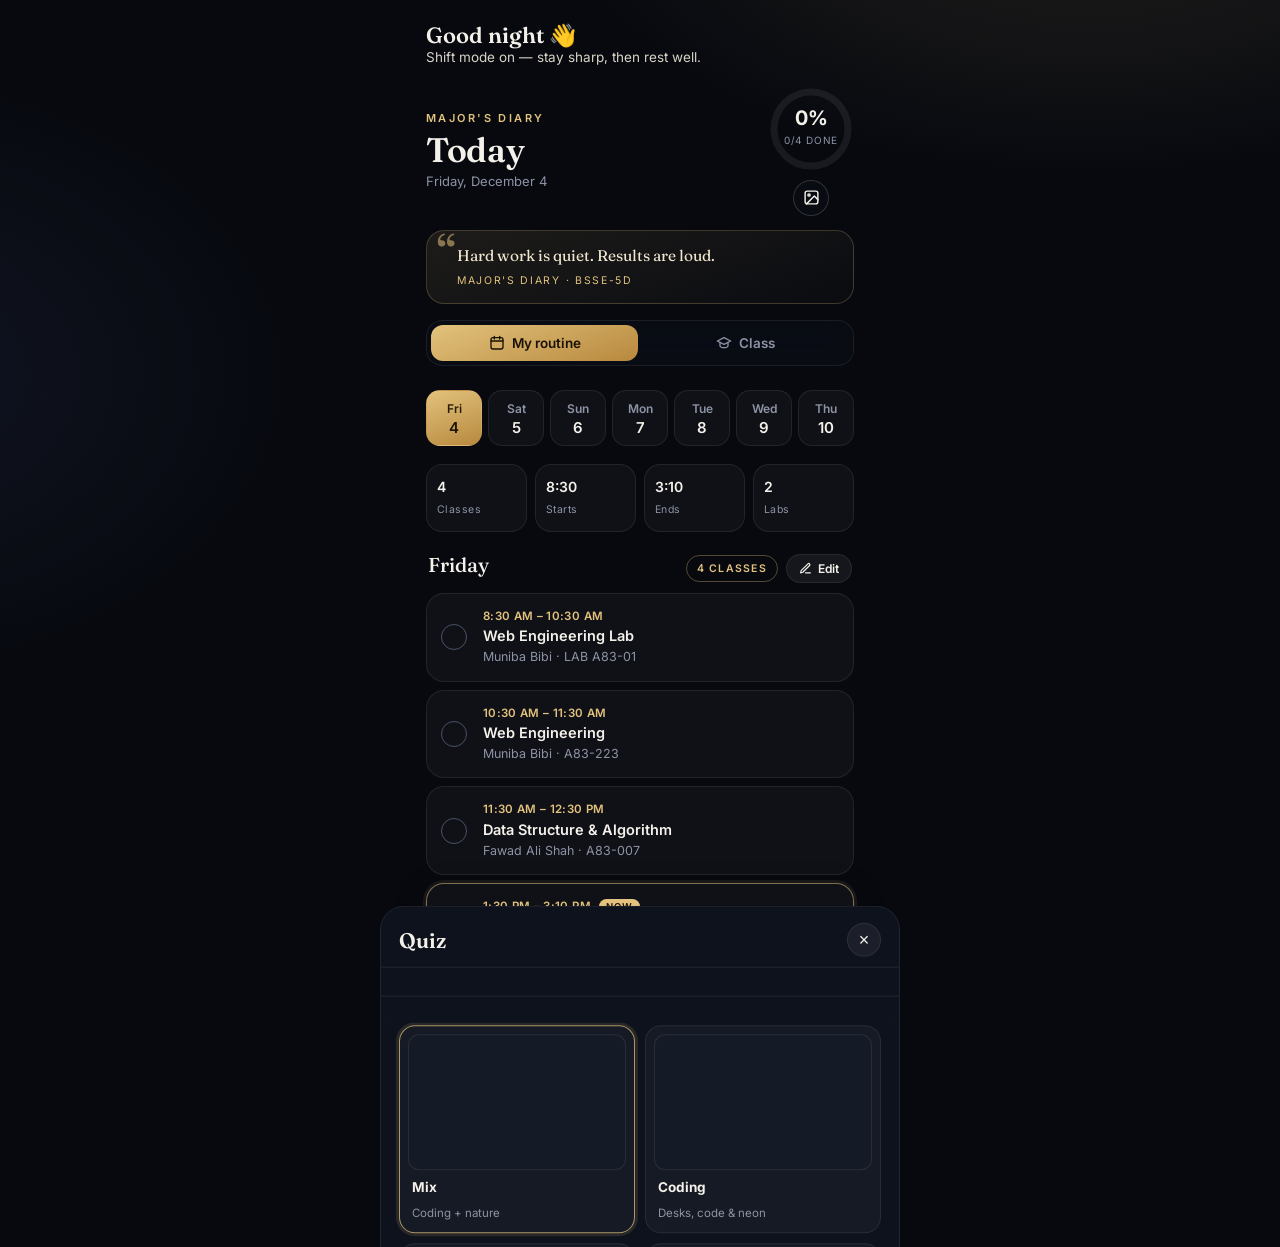
<file: docs/index.html>
<!DOCTYPE html>
<html lang="en">
<head>
<meta charset="UTF-8">
<meta name="viewport" content="width=device-width,initial-scale=1,viewport-fit=cover">
<title>Major's Diary</title>
<meta name="description" content="Personal weekly routine — BSSE-5D classes, study, home workouts and shifts.">
<meta name="theme-color" content="#07090f">
<link rel="manifest" href="manifest.webmanifest">
<link rel="icon" href="icon.svg" type="image/svg+xml">
<link rel="apple-touch-icon" href="icon-192.png">
<link rel="preconnect" href="https://fonts.googleapis.com"><link rel="preconnect" href="https://fonts.gstatic.com" crossorigin>
<link href="https://fonts.googleapis.com/css2?family=Fraunces:opsz,wght@9..144,500;9..144,600&family=Inter:wght@400;500;600;700&display=swap" rel="stylesheet">
<style>
:root{--bg:#07090f;--s1:rgba(255,255,255,.035);--s2:rgba(255,255,255,.06);--line:rgba(255,255,255,.08);--ink:#f4f1ea;--mut:#8d93a5;--gold:#e2c27d;--gold2:#b8893e;--ok:#7ee0b4}
*{box-sizing:border-box;-webkit-tap-highlight-color:transparent}
html,body{margin:0;background:var(--bg);color:var(--ink);font:15px/1.45 Inter,system-ui,sans-serif}
body{min-height:100vh;background:radial-gradient(900px 500px at 85% -10%,rgba(226,194,125,.13),transparent 60%),radial-gradient(700px 500px at -10% 30%,rgba(90,110,180,.12),transparent 60%),var(--bg)}
.wrap{max-width:460px;margin:0 auto;padding:calc(22px + env(safe-area-inset-top)) 16px 40px}
header{display:flex;justify-content:space-between;align-items:center;gap:16px}
.eyebrow{font-size:11px;letter-spacing:.22em;text-transform:uppercase;color:var(--gold);font-weight:600}
h1{font-family:Fraunces,Georgia,serif;font-weight:600;font-size:34px;line-height:1.05;margin:6px 0 4px;letter-spacing:-.01em}
.date{color:var(--mut);font-size:13px}
.ring{position:relative;width:86px;height:86px;flex:none}
.ring svg{transform:rotate(-90deg)}.ring .v{position:absolute;inset:0;display:grid;place-items:center;text-align:center}
.ring b{font-size:20px;display:block;line-height:1}.ring span{font-size:10px;color:var(--mut);letter-spacing:.08em}
.ring circle{transition:stroke-dashoffset .6s cubic-bezier(.2,.8,.2,1)}
.days{display:grid;grid-template-columns:repeat(7,1fr);gap:6px;margin:24px 0 18px}
.day{appearance:none;border:1px solid var(--line);background:var(--s1);color:var(--mut);border-radius:14px;padding:10px 0 8px;font:600 12px Inter,sans-serif;cursor:pointer;position:relative;transition:.2s}
.day small{display:block;font-size:15px;color:var(--ink);font-weight:600;margin-top:2px}
.day.active{background:linear-gradient(160deg,var(--gold),var(--gold2));border-color:transparent;color:#2a1d05}.day.active small{color:#1a1204}
.day.today:not(.active)::after{content:"";position:absolute;bottom:5px;left:50%;width:4px;height:4px;margin-left:-2px;border-radius:9px;background:var(--gold)}
.stats{display:grid;grid-template-columns:repeat(4,1fr);gap:8px;margin-bottom:18px}
.stat{background:var(--s1);border:1px solid var(--line);border-radius:16px;padding:12px 10px}
.stat b{display:block;font-size:14px;font-weight:600;white-space:nowrap;overflow:hidden;text-overflow:ellipsis}.stat span{font-size:10.5px;color:var(--mut);letter-spacing:.04em}
.sec{display:flex;justify-content:space-between;align-items:baseline;margin:6px 2px 10px}
.sec h2{font-family:Fraunces,Georgia,serif;font-weight:500;font-size:20px;margin:0}
.tag{font-size:10.5px;letter-spacing:.12em;text-transform:uppercase;font-weight:600;padding:5px 10px;border-radius:99px;border:1px solid rgba(226,194,125,.35);color:var(--gold)}
.tag.off{border-color:rgba(126,224,180,.35);color:var(--ok)}
.list{display:flex;flex-direction:column;gap:8px}
.item{display:grid;grid-template-columns:30px 1fr;gap:12px;align-items:center;padding:14px;border-radius:18px;background:var(--s1);border:1px solid var(--line);cursor:pointer;transition:background .2s,transform .1s;user-select:none}
.item:active{transform:scale(.985)}.item:hover{background:var(--s2)}
.chk{width:26px;height:26px;border-radius:50%;border:1.5px solid #4a5168;display:grid;place-items:center;transition:.2s}
.chk svg{opacity:0;transform:scale(.5);transition:.2s}
.item.done .chk{background:linear-gradient(160deg,var(--gold),var(--gold2));border-color:transparent}.item.done .chk svg{opacity:1;transform:none}
.t{font-size:11.5px;color:var(--gold);font-weight:600;letter-spacing:.03em}
.n{font-weight:600;font-size:14.5px;margin-top:1px}.d{font-size:12.5px;color:var(--mut);margin-top:2px}
.item.done .n{color:var(--mut);text-decoration:line-through;text-decoration-color:rgba(226,194,125,.6)}
.note{margin-top:16px;padding:14px 16px;border-radius:18px;background:linear-gradient(160deg,rgba(226,194,125,.10),rgba(226,194,125,.03));border:1px solid rgba(226,194,125,.2);font-size:13px;color:#e9dcc0}
.note b{display:block;font-size:10.5px;letter-spacing:.18em;text-transform:uppercase;color:var(--gold);margin-bottom:4px}

.k-study .t{color:#9fbcff}.k-workout .t{color:#7ee0b4}.k-shift .t{color:#f2a3a3}.k-sleep .t{color:#b4a7f0}.k-life .t{color:var(--mut)}
.k-life{background:transparent;border-style:dashed}.k-workout .d{color:#b9c6c0}
.item.now{border-color:rgba(226,194,125,.55);box-shadow:0 0 0 3px rgba(226,194,125,.08),0 10px 30px rgba(0,0,0,.35)}
.t em{font-style:normal;margin-left:8px;padding:2px 7px;border-radius:99px;background:var(--gold);color:#1a1204;font-size:9.5px;letter-spacing:.12em;text-transform:uppercase}
.legend{display:flex;flex-wrap:wrap;gap:12px;justify-content:center;margin-top:18px;font-size:11px;color:var(--mut)}.legend i{display:inline-block;width:7px;height:7px;border-radius:9px;margin-right:5px;vertical-align:1px}
.sec .acts{display:flex;gap:8px;align-items:center}
.edit-btn{appearance:none;display:inline-flex;align-items:center;gap:6px;border:1px solid var(--line);background:var(--s2);color:var(--ink);border-radius:99px;padding:6px 12px;font:600 12px Inter,sans-serif;cursor:pointer}
.edit-btn svg{width:13px;height:13px}
.empty{padding:28px 16px;text-align:center;color:var(--mut);border:1px dashed var(--line);border-radius:18px;font-size:13.5px}
.sample{margin-top:16px;padding:14px 16px;border-radius:18px;background:linear-gradient(160deg,rgba(226,194,125,.10),rgba(226,194,125,.03));border:1px solid rgba(226,194,125,.22);font-size:13px;color:#e9dcc0;display:flex;gap:12px;align-items:center;justify-content:space-between}
.btn{appearance:none;border:0;border-radius:12px;padding:10px 14px;font:600 13px Inter,sans-serif;cursor:pointer}
.btn.gold{background:linear-gradient(160deg,var(--gold),var(--gold2));color:#1a1204}
.btn.ghost{background:var(--s2);color:var(--ink);border:1px solid var(--line)}
.btn.danger{background:transparent;color:#f2a3a3;border:1px solid rgba(242,163,163,.3)}
.sheet-bg{position:fixed;inset:0;background:rgba(3,4,8,.7);backdrop-filter:blur(6px);-webkit-backdrop-filter:blur(6px);display:none;z-index:10}
.sheet-bg.open{display:block}
.sheet{position:fixed;left:0;right:0;bottom:0;max-width:520px;margin:0 auto;max-height:92vh;display:flex;flex-direction:column;background:#0e121c;border:1px solid var(--line);border-bottom:0;border-radius:24px 24px 0 0;z-index:11;transform:translateY(105%);transition:transform .3s cubic-bezier(.2,.8,.2,1)}
.sheet.open{transform:none}
.sheet-h{padding:16px 18px 10px;display:flex;justify-content:space-between;align-items:center;border-bottom:1px solid var(--line)}
.sheet-h h3{margin:0;font-family:Fraunces,Georgia,serif;font-weight:600;font-size:21px}
.sheet-h small{display:block;color:var(--mut);font-size:12px}
.x{appearance:none;background:var(--s2);border:1px solid var(--line);color:var(--ink);width:34px;height:34px;border-radius:50%;font-size:18px;cursor:pointer}
.sheet-b{overflow:auto;padding:14px 18px;display:flex;flex-direction:column;gap:10px}
.erow{background:var(--s1);border:1px solid var(--line);border-radius:16px;padding:12px;display:grid;grid-template-columns:1fr 1fr 34px;gap:8px}
.erow input,.erow select{width:100%;min-width:0;background:#151a27;border:1px solid #262d40;color:var(--ink);border-radius:10px;padding:9px 10px;font:500 13.5px Inter,sans-serif;color-scheme:dark}
.erow input:focus,.erow select:focus{outline:none;border-color:rgba(226,194,125,.6)}
.erow .full{grid-column:1/3}.erow .del{grid-row:1;grid-column:3;appearance:none;border:0;background:transparent;color:#f2a3a3;font-size:18px;cursor:pointer}
.erow label{font-size:10px;color:var(--mut);letter-spacing:.08em;text-transform:uppercase;display:block;margin-bottom:3px}
.add{border:1px dashed rgba(226,194,125,.45);background:transparent;color:var(--gold)}
.copy{display:flex;flex-wrap:wrap;gap:6px;align-items:center;font-size:12px;color:var(--mut)}
.copy button{appearance:none;border:1px solid var(--line);background:var(--s1);color:var(--ink);border-radius:9px;padding:5px 9px;font:600 11.5px Inter,sans-serif;cursor:pointer}
.sheet-f{padding:12px 18px calc(14px + env(safe-area-inset-bottom));border-top:1px solid var(--line);display:flex;gap:8px;flex-wrap:wrap}
.sheet-f .sp{flex:1}
.toast{position:fixed;left:50%;bottom:24px;transform:translate(-50%,40px);opacity:0;background:#1c2231;border:1px solid var(--line);color:var(--ink);padding:10px 16px;border-radius:12px;font-size:13px;transition:.25s;z-index:20}
.toast.show{opacity:1;transform:translate(-50%,0)}

/* ---------- background photos ---------- */
.bg{position:fixed;inset:0;z-index:-1;overflow:hidden;background:var(--bg)}
.bgimg{position:absolute;inset:-4%;background-size:cover;background-position:center;opacity:0;transition:opacity 1.8s ease;animation:drift 40s ease-in-out infinite alternate}
.bgimg.on{opacity:1}
@keyframes drift{from{transform:scale(1) translate(0,0)}to{transform:scale(1.08) translate(-1.5%,-1%)}}
.bgshade{position:absolute;inset:0;background:linear-gradient(180deg,rgba(7,9,15,.35) 0%,rgba(7,9,15,.72) 30%,rgba(7,9,15,.9) 65%,rgba(7,9,15,.96) 100%)}
body.photo{background:transparent}
body.photo .stat,body.photo .day:not(.active),body.photo .item,body.photo .sample,body.photo .empty{background:rgba(12,15,24,.55);-webkit-backdrop-filter:blur(14px) saturate(1.2);backdrop-filter:blur(14px) saturate(1.2);border-color:rgba(255,255,255,.1)}
body.photo .k-life{background:rgba(12,15,24,.35)}
body.photo h1,body.photo .eyebrow,body.photo .date{text-shadow:0 2px 16px rgba(0,0,0,.6)}
.hbtns{display:flex;flex-direction:column;align-items:center;gap:8px}
.icon-btn{appearance:none;width:36px;height:36px;border-radius:50%;border:1px solid rgba(255,255,255,.16);background:rgba(12,15,24,.5);-webkit-backdrop-filter:blur(10px);backdrop-filter:blur(10px);color:var(--ink);display:grid;place-items:center;cursor:pointer}
.icon-btn svg{width:17px;height:17px}
.opts{display:grid;grid-template-columns:1fr 1fr;gap:10px}
.opt{display:flex;flex-direction:column;gap:8px;padding:8px;border-radius:16px;border:1px solid var(--line);background:var(--s1);cursor:pointer;text-align:left;color:var(--ink);font:inherit;width:100%}
.opt.sel{border-color:rgba(226,194,125,.75);box-shadow:0 0 0 3px rgba(226,194,125,.12)}
.opt .th{width:100%;aspect-ratio:16/10;border-radius:11px;background:#151a27 center/cover;border:1px solid var(--line);display:grid;place-items:center;color:var(--mut);font-size:22px}
.opt b{display:block;font-size:13.5px;padding:0 4px}.opt span{display:block;font-size:11.5px;color:var(--mut);padding:0 4px 2px}
.urlrow{display:flex;gap:8px}.urlrow input{flex:1;min-width:0;background:#151a27;border:1px solid #262d40;color:var(--ink);border-radius:10px;padding:10px;font:500 13.5px Inter,sans-serif}
.hint{font-size:12px;color:var(--mut);text-align:center}
.credit{opacity:.7}

.greet{margin:0 0 18px;font-size:13.5px;color:#d9d4c7}
.greet b{font-family:Fraunces,Georgia,serif;font-weight:600;font-size:22px;color:var(--ink);display:block;line-height:1.2;cursor:pointer}
.greet b span{color:var(--gold)}
.quote{margin:14px 0 4px;padding:14px 16px 14px 18px;border-radius:18px;border:1px solid rgba(226,194,125,.22);background:linear-gradient(160deg,rgba(226,194,125,.10),rgba(226,194,125,.02));position:relative;cursor:pointer;transition:opacity .5s}
.quote::before{content:"\201C";position:absolute;top:-6px;left:10px;font:600 42px Fraunces,Georgia,serif;color:var(--gold);opacity:.55}
.quote p{margin:0;padding-left:12px;font-family:Fraunces,Georgia,serif;font-size:15.5px;line-height:1.45;color:#f1e7d0}
.quote small{display:block;padding-left:12px;margin-top:6px;font-size:10.5px;letter-spacing:.16em;text-transform:uppercase;color:var(--gold)}
body.photo .quote{background:rgba(12,15,24,.5);-webkit-backdrop-filter:blur(14px);backdrop-filter:blur(14px)}
body.photo .greet b{text-shadow:0 2px 18px rgba(0,0,0,.7)}
footer{text-align:center;color:#5d6377;font-size:11.5px;margin-top:26px}
</style>
<link rel="stylesheet" href="class.css">
</head>
<body>
<div class="bg" aria-hidden="true"><div class="bgimg" id="bgA"></div><div class="bgimg" id="bgB"></div><div class="bgshade"></div></div>
<main class="wrap">
  <div class="greet" id="greet"><b id="hello"></b><span id="helloSub"></span></div>
  <header>
    <div>
      <div class="eyebrow">Major's Diary</div>
      <h1 id="title">Today</h1>
      <div class="date" id="date"></div>
    </div>
    <div class="hbtns">
    <div class="ring" aria-label="Progress">
      <svg width="86" height="86" viewBox="0 0 86 86"><defs><linearGradient id="gg" x1="0" y1="0" x2="1" y2="1"><stop offset="0" stop-color="#f3dca2"/><stop offset="1" stop-color="#b8893e"/></linearGradient></defs>
        <circle cx="43" cy="43" r="37" fill="none" stroke="rgba(255,255,255,.07)" stroke-width="7"/>
        <circle id="arc" cx="43" cy="43" r="37" fill="none" stroke="url(#gg)" stroke-width="7" stroke-linecap="round" stroke-dasharray="232.5" stroke-dashoffset="232.5"/></svg>
      <div class="v"><div><b id="pct">0%</b><span id="cnt">0/0</span></div></div>
    </div>
      <button class="icon-btn" id="bgBtn" aria-label="Change background"><svg viewBox="0 0 24 24" fill="none" stroke="currentColor" stroke-width="2" stroke-linecap="round" stroke-linejoin="round"><rect x="3" y="3" width="18" height="18" rx="3"/><circle cx="8.5" cy="8.5" r="1.6"/><path d="M21 15l-5-5L5 21"/></svg></button>
    </div>
  </header>

  <div class="quote" id="quote" title="Tap for another"><p id="qText"></p><small>Major's Diary · <span id="qName"></span></small></div>

  <div class="tabs" role="tablist">
    <button class="tab on" id="tabRoutine" role="tab"><svg viewBox="0 0 24 24" fill="none" stroke="currentColor" stroke-width="2" stroke-linecap="round" stroke-linejoin="round"><rect x="3" y="4" width="18" height="17" rx="3"/><path d="M3 9h18M8 2v4M16 2v4"/></svg>My routine</button>
    <button class="tab" id="tabClass" role="tab"><svg viewBox="0 0 24 24" fill="none" stroke="currentColor" stroke-width="2" stroke-linecap="round" stroke-linejoin="round"><path d="M22 9L12 4 2 9l10 5 10-5z"/><path d="M6 11v5c0 1.5 3 3 6 3s6-1.5 6-3v-5"/></svg>Class<i class="dot" id="classDot"></i></button>
  </div>

  <div id="routineView">
  <nav class="days" id="days" aria-label="Choose day"></nav>

  <section class="stats">
    <div class="stat"><b id="sClasses">–</b><span>Classes</span></div>
    <div class="stat"><b id="sStudy">–</b><span>Starts</span></div>
    <div class="stat"><b id="sWork">–</b><span>Ends</span></div>
    <div class="stat"><b id="sShift">–</b><span>Labs</span></div>
  </section>

  <div class="sec"><h2 id="dayName"></h2><div class="acts"><span class="tag" id="tag"></span><button class="edit-btn" id="editBtn" aria-label="Edit this day"><svg viewBox="0 0 24 24" fill="none" stroke="currentColor" stroke-width="2.2" stroke-linecap="round" stroke-linejoin="round"><path d="M12 20h9"/><path d="M16.5 3.5a2.1 2.1 0 013 3L7 19l-4 1 1-4z"/></svg>Edit</button></div></div>
  <div class="list" id="list"></div>
  
  <div class="sample" id="sample"><div>This is the BSSE-5D class timetable. Tap Edit to add your own study, gym or work time.</div><div style="display:flex;flex-direction:column;gap:6px"><button class="btn gold" id="makeMine">Edit</button><button class="btn ghost" id="blank">Start blank</button></div></div>
  <div class="legend"><span><i style="background:#e2c27d"></i>Class</span><span><i style="background:#9fbcff"></i>Study</span><span><i style="background:#7ee0b4"></i>Workout</span><span><i style="background:#f2a3a3"></i>Shift</span><span><i style="background:#b4a7f0"></i>Sleep</span></div>
  </div>

  <div id="classView" hidden></div>

  <footer>Your routine is saved on this device<br><span class="credit" id="credit">Photos from Unsplash</span></footer>
</main>

<div class="sheet-bg" id="sheetBg"></div>
<section class="sheet" id="sheet" role="dialog" aria-modal="true" aria-labelledby="edTitle">
  <div class="sheet-h"><div><h3 id="edTitle">Edit</h3><small>Add, change or remove items for this day</small></div><button class="x" id="closeEd" aria-label="Close">×</button></div>
  <div class="sheet-b">
    <div id="rows"></div>
    <button class="btn add" id="addRow">+ Add item</button>
    <div class="copy" id="copyDays"></div>
  </div>
  <div class="sheet-f">
    <button class="btn danger" id="resetAll">Reset timetable</button>
    <button class="btn ghost" id="clearDay">Clear day</button>
    <span class="sp"></span>
    <button class="btn gold" id="saveEd">Save</button>
  </div>
</section>
<div class="sheet-bg" id="bgSheetBg"></div>
<section class="sheet" id="bgSheet" role="dialog" aria-modal="true" aria-labelledby="bgTitle">
  <div class="sheet-h"><div><h3 id="bgTitle">Background</h3><small>Photos change every 2 minutes</small></div><button class="x" id="bgClose" aria-label="Close">×</button></div>
  <div class="sheet-b">
    <div class="opts">
      <button class="opt" data-mode="mix"><div class="th" id="thMix"></div><b>Mix</b><span>Coding + nature</span></button>
      <button class="opt" data-mode="coding"><div class="th" id="thCoding"></div><b>Coding</b><span>Desks, code &amp; neon</span></button>
      <button class="opt" data-mode="nature"><div class="th" id="thNature"></div><b>Nature</b><span>Mountains, forests, sea</span></button>
      <button class="opt" data-mode="custom"><div class="th" id="thCustom">＋</div><b>My photo</b><span>From your phone</span></button>
    </div>
    <button class="btn ghost" id="nextPhoto">Next photo ›</button>
    <input type="file" id="bgFile" accept="image/*" hidden>
    <div class="urlrow"><input id="bgUrl" type="url" placeholder="…or paste an image link"><button class="btn gold" id="bgUrlGo">Use</button></div>
    <button class="btn ghost" data-mode="none" id="plainBtn">Plain dark background</button>
    <div class="hint">Your choice is saved on this device</div>
  </div>
</section>
<div class="sheet-bg" id="qzSheetBg"></div>
<section class="sheet" id="qzSheet" role="dialog" aria-modal="true" aria-labelledby="qzTitle">
  <div class="sheet-h"><div><h3 id="qzTitle">Quiz</h3><small id="qzSub"></small></div><button class="x" id="qzClose" aria-label="Close">×</button></div>
  <div class="sheet-b" id="qzBody"></div>
  <div class="sheet-f" id="qzFoot"></div>
</section>
<div class="toast" id="toast"></div>


<script>
const SAMPLE = [{"name":"Monday","items":[{"s":510,"e":570,"n":"Web Engineering","d":"Muniba Bibi · A83-131","k":"class"},{"s":570,"e":630,"n":"Data Structure & Algorithm","d":"Fawad Ali Shah · A83-010","k":"class"},{"s":690,"e":810,"n":"Operating System Lab","d":"Malik Ihtashim Asif · LAB A83-133","k":"class"},{"s":810,"e":860,"n":"Computer Org. & Assembly","d":"Mehwish Malik · A82 Hall-217A","k":"class"},{"s":860,"e":910,"n":"Design & Analysis of Algorithm","d":"Shahid Akbar · A83-223","k":"class"}]},{"name":"Tuesday","items":[{"s":510,"e":690,"n":"Data Structure & Algorithm Lab","d":"Fawad Ali Shah · LAB A83-016","k":"class"},{"s":810,"e":860,"n":"Computer Org. & Assembly","d":"Mehwish Malik · A83-130","k":"class"},{"s":860,"e":910,"n":"Agile Software Development","d":"Sonia Rafaqat · A83-223","k":"class"}]},{"name":"Wednesday","items":[{"s":570,"e":630,"n":"Operating System","d":"Malik Ihtashim Asif · A82 Hall-217A","k":"class"},{"s":630,"e":690,"n":"Data Structure & Algorithm","d":"Fawad Ali Shah · A83-010","k":"class"},{"s":810,"e":860,"n":"Design & Analysis of Algorithm","d":"Shahid Akbar · A83-131","k":"class"},{"s":860,"e":960,"n":"Computer Org. & Assembly Lab","d":"Mehwish Malik · Hitech Lab-01","k":"class"}]},{"name":"Thursday","items":[{"s":630,"e":690,"n":"Operating System","d":"Malik Ihtashim Asif · A83-130","k":"class"},{"s":810,"e":860,"n":"Agile Software Development","d":"Sonia Rafaqat · A83-132","k":"class"},{"s":860,"e":910,"n":"Design & Analysis of Algorithm","d":"Shahid Akbar · A83-132","k":"class"}]},{"name":"Friday","items":[{"s":510,"e":630,"n":"Web Engineering Lab","d":"Muniba Bibi · LAB A83-01","k":"class"},{"s":630,"e":690,"n":"Web Engineering","d":"Muniba Bibi · A83-223","k":"class"},{"s":690,"e":750,"n":"Data Structure & Algorithm","d":"Fawad Ali Shah · A83-007","k":"class"},{"s":810,"e":910,"n":"Agile Software Development Lab","d":"Sonia Rafaqat · LAB A83-004","k":"class"}]},{"name":"Saturday","items":[]},{"name":"Sunday","items":[]}];
const short = ["Mon","Tue","Wed","Thu","Fri","Sat","Sun"];
const NAMES = ["Monday","Tuesday","Wednesday","Thursday","Friday","Saturday","Sunday"];
const TYPES = [["class","Class"],["study","Study"],["workout","Workout"],["shift","Work / shift"],["sleep","Sleep / nap"],["life","Other"]];
const ROUTINE_KEY = "md-routine";
const todayIdx = (new Date().getDay() + 6) % 7;
let sel = todayIdx;
const $ = id => document.getElementById(id);
const esc = s => String(s ?? "").replace(/[&<>"']/g, c => ({ "&": "&amp;", "<": "&lt;", ">": "&gt;", '"': "&quot;", "'": "&#39;" }[c]));
const check = '<svg width="14" height="14" viewBox="0 0 24 24"><path d="M5 12.5l4.5 4.5L19 7.5" fill="none" stroke="#1a1204" stroke-width="3" stroke-linecap="round" stroke-linejoin="round"/></svg>';

/* ---------- storage ---------- */
function get(k, f){ try { const v = localStorage.getItem(k); return v ? JSON.parse(v) : f; } catch(e){ return f; } }
function put(k, v){ try { v === null ? localStorage.removeItem(k) : localStorage.setItem(k, JSON.stringify(v)); } catch(e){} }
let custom = get(ROUTINE_KEY, null);
let week = custom || SAMPLE;

function syncNative(){
  try { if (window.MajorsDiary) window.MajorsDiary.saveRoutine(custom ? JSON.stringify(custom) : ""); } catch(e){}
}
function saveWeek(w){
  custom = w; week = w || SAMPLE; put(ROUTINE_KEY, w); syncNative();
}

/* ---------- time helpers ---------- */
function fmt(m){ const h = Math.floor(m / 60) % 24, mm = m % 60; return (h % 12 || 12) + ":" + String(mm).padStart(2, "0") + " " + (h < 12 ? "AM" : "PM"); }
function range(it){ return it.e != null ? fmt(it.s) + " – " + fmt(it.e) : fmt(it.s); }
function toInput(m){ const h = Math.floor(m / 60) % 24; return String(h).padStart(2, "0") + ":" + String(m % 60).padStart(2, "0"); }
function fromInput(v){ if (!v) return null; const [h, m] = v.split(":").map(Number); return h * 60 + m; }
function dur(m){ if (!m) return null; if (m < 60) return m + " min"; const h = m / 60; return (Number.isInteger(h) ? h : h.toFixed(1)) + (h === 1 ? " hour" : " hours"); }
function nowMin(){ const n = new Date(); const m = n.getHours() * 60 + n.getMinutes(); return m < 360 ? m + 1440 : m; }

/* Rolling week: today first, then the next 6 days. */
function dateOf(i){ const d = new Date(); d.setDate(d.getDate() + ((i - todayIdx + 7) % 7)); return d; }
function doneKey(i){ const d = dateOf(i); return "md-" + d.getFullYear() + "-" + (d.getMonth() + 1) + "-" + d.getDate(); }

/* ---------- main view ---------- */
[0,1,2,3,4,5,6].map(k => (todayIdx + k) % 7).forEach(i => {
  const s = short[i];
  const b = document.createElement("button");
  b.dataset.i = i;
  b.className = "day" + (i === todayIdx ? " today" : "");
  b.innerHTML = s + "<small>" + dateOf(i).getDate() + "</small>";
  b.onclick = () => { sel = i; render(); };
  $("days").appendChild(b);
});

function render(){
  const day = week[sel] || { items: [] }, list = day.items, k = doneKey(sel), done = get(k, []);
  let cur = -1;
  if (sel === todayIdx) { const m = nowMin(); list.forEach((it, i) => { if (it.s <= m) cur = i; }); }
  document.querySelectorAll(".day").forEach(b => b.classList.toggle("active", +b.dataset.i === sel));
  $("title").textContent = sel === todayIdx ? "Today" : NAMES[sel];
  $("date").textContent = new Intl.DateTimeFormat(undefined, { weekday: "long", day: "numeric", month: "long" }).format(dateOf(sel));
  $("dayName").textContent = NAMES[sel];

  const sum = t => list.filter(i => i.k === t && i.e != null).reduce((a, i) => a + (i.e - i.s), 0);
  const shift = list.find(i => i.k === "shift");
  $("sClasses").textContent = list.filter(i => i.k === "class").length;
  const cls = list.filter(i => i.k === "class");
  const short12 = m => fmt(m).replace(":00 ", " ").replace(" AM", "").replace(" PM", "");
  $("sStudy").textContent = cls.length ? short12(cls[0].s) : "–";
  $("sWork").textContent = cls.length ? short12(Math.max(...cls.map(i => i.e ?? i.s))) : "–";
  $("sShift").textContent = cls.filter(i => /lab/i.test(i.n)).length;
  $("tag").textContent = cls.length ? (cls.length === 1 ? "1 class" : cls.length + " classes") : "No classes";
  $("tag").className = "tag" + (cls.length ? "" : " off");

  $("list").innerHTML = list.length ? list.map((it, i) =>
    `<div class="item k-${esc(it.k)}${done.includes(i) ? " done" : ""}${i === cur ? " now" : ""}" data-i="${i}" role="checkbox" aria-checked="${done.includes(i)}" tabindex="0">
      <div class="chk">${check}</div>
      <div><div class="t">${range(it)}${i === cur ? "<em>Now</em>" : ""}</div><div class="n">${esc(it.n)}</div>${it.d ? `<div class="d">${esc(it.d)}</div>` : ""}</div>
    </div>`).join("")
    : `<div class="empty">Nothing planned for ${NAMES[sel]} yet.<br><br><button class="btn gold" onclick="openEditor()">+ Add your first item</button></div>`;

  document.querySelectorAll(".item").forEach(el => {
    const toggle = () => { const i = +el.dataset.i, c = get(k, []), j = c.indexOf(i); j < 0 ? c.push(i) : c.splice(j, 1); put(k, c); render(); };
    el.onclick = toggle;
    el.onkeydown = e => { if (e.key === "Enter" || e.key === " ") { e.preventDefault(); toggle(); } };
  });

  const n = done.filter(i => i < list.length).length, total = list.length || 1;
  $("pct").textContent = Math.round(n / total * 100) + "%";
  $("cnt").textContent = n + "/" + list.length + " DONE";
  $("arc").style.strokeDashoffset = 232.5 * (1 - n / total);
  $("sample").style.display = custom ? "none" : "flex";
}

/* ---------- editor ---------- */
let draft = [];
function openEditor(){
  draft = JSON.parse(JSON.stringify((week[sel] || { items: [] }).items));
  $("edTitle").textContent = "Edit " + NAMES[sel];
  $("copyDays").innerHTML = "Copy to: " + short.map((s, i) => i === sel ? "" : `<button data-c="${i}">${s}</button>`).join("");
  $("copyDays").querySelectorAll("button").forEach(b => b.onclick = () => copyTo(+b.dataset.c));
  drawRows();
  $("sheetBg").classList.add("open"); $("sheet").classList.add("open");
  document.body.style.overflow = "hidden";
}
function closeEditor(){
  $("sheetBg").classList.remove("open"); $("sheet").classList.remove("open");
  document.body.style.overflow = "";
}
function drawRows(){
  $("rows").innerHTML = draft.map((it, i) => `
    <div class="erow" data-i="${i}">
      <div><label>Start</label><input type="time" data-f="s" value="${toInput(it.s)}"></div>
      <div><label>End</label><input type="time" data-f="e" value="${it.e != null ? toInput(it.e) : ""}"></div>
      <div class="full"><select data-f="k">${TYPES.map(([v, l]) => `<option value="${v}"${v === it.k ? " selected" : ""}>${l}</option>`).join("")}</select></div>
      <button class="del" data-del="${i}" aria-label="Remove">✕</button>
      <div class="full"><input data-f="n" placeholder="What? e.g. Web Engineering" value="${esc(it.n)}"></div>
      <div class="full"><input data-f="d" placeholder="Details (optional) e.g. Room A83-131" value="${esc(it.d)}"></div>
    </div>`).join("") || `<div class="empty">No items. Tap “Add item” to start.</div>`;
  $("rows").querySelectorAll("[data-del]").forEach(b => b.onclick = () => { readRows(); draft.splice(+b.dataset.del, 1); drawRows(); });
}
function readRows(){
  draft = [...$("rows").querySelectorAll(".erow")].map(r => {
    const v = f => r.querySelector(`[data-f="${f}"]`).value;
    let s = fromInput(v("s")) ?? 480, e = fromInput(v("e"));
    if (s < 300) s += 1440;               // after midnight (e.g. 2:15 AM) belongs to the night
    if (e != null) while (e <= s) e += 1440;
    return { s, e, n: v("n").trim(), d: v("d").trim(), k: v("k") };
  });
}
function addRow(){
  readRows();
  const last = draft[draft.length - 1];
  const s = last && last.e != null && last.e < 1440 ? last.e : 720;
  draft.push({ s, e: s + 60, n: "", d: "", k: "class" });
  drawRows();
  const rows = $("rows").querySelectorAll('[data-f="n"]'); rows[rows.length - 1]?.focus();
}
function currentWeek(){ return JSON.parse(JSON.stringify(custom || SAMPLE)); }
function commit(items, dayIdx){
  const w = currentWeek();
  w[dayIdx].items = items.filter(i => i.n).sort((a, b) => a.s - b.s);
  put(doneKey(dayIdx), null);
  saveWeek(w);
}
function saveEditor(){
  readRows();
  if (draft.some(i => !i.n)) { if (!confirm("Items without a name will be removed. Continue?")) return; }
  commit(draft, sel); closeEditor(); render(); toast("Saved ✓");
}
function copyTo(i){
  readRows(); commit(draft, sel); commit(draft, i); render(); toast("Copied to " + NAMES[i]);
}
function clearDay(){ draft = []; drawRows(); }
function startBlank(){
  if (!confirm("Start a blank routine? The sample schedule will be removed from this device.")) return;
  saveWeek(NAMES.map(name => ({ name, items: [] }))); render(); openEditor();
}
function resetSample(){
  if (!confirm("Reset to the class timetable? Your own changes will be removed.")) return;
  saveWeek(null); closeEditor(); render(); toast("Class timetable restored");
}
function toast(t){ const el = $("toast"); el.textContent = t; el.classList.add("show"); clearTimeout(toast.t); toast.t = setTimeout(() => el.classList.remove("show"), 1800); }

$("editBtn").onclick = openEditor;
$("sheetBg").onclick = closeEditor;
$("closeEd").onclick = closeEditor;
$("addRow").onclick = addRow;
$("saveEd").onclick = saveEditor;
$("clearDay").onclick = clearDay;
$("resetAll").onclick = resetSample;
$("makeMine").onclick = openEditor;
$("blank").onclick = startBlank;

/* ---------- background ---------- */
const PHOTOS = { coding: ["1550745165-9bc0b252726f", "1603302576837-37561b2e2302", "1614624532983-4ce03382d63d", "1593062096033-9a26b09da705", "1531297484001-80022131f5a1", "1633356122544-f134324a6cee", "1585079542156-2755d9c8a094", "1547082299-de196ea013d6", "1607705703571-c5a8695f18f6", "1451187580459-43490279c0fa", "1580927752452-89d86da3fa0a", "1607799279861-4dd421887fb3", "1600132806370-bf17e65e942f", "1544256718-3bcf237f3974", "1619410283995-43d9134e7656", "1636955779321-819753cd1741", "1550439062-609e1531270e", "1623479322729-28b25c16b011", "1566837945700-30057527ade0", "1550751827-4bd374c3f58b", "1608306448197-e83633f1261c", "1555066931-4365d14bab8c", "1488229297570-58520851e868"], nature: ["1519681393784-d120267933ba", "1470071459604-3b5ec3a7fe05", "1506905925346-21bda4d32df4", "1441974231531-c6227db76b6e", "1472214103451-9374bd1c798e", "1501785888041-af3ef285b470", "1500534314209-a25ddb2bd429", "1469474968028-56623f02e42e", "1447752875215-b2761acb3c5d", "1433086966358-54859d0ed716", "1464822759023-fed622ff2c3b", "1426604966848-d7adac402bff", "1475924156734-496f6cac6ec1", "1518837695005-2083093ee35b", "1505142468610-359e7d316be0", "1531366936337-7c912a4589a7", "1483728642387-6c3bdd6c93e5", "1490730141103-6cac27aaab94", "1439066615861-d1af74d74000", "1502082553048-f009c37129b9", "1511497584788-876760111969", "1448375240586-882707db888b"] };
PHOTOS.mix = PHOTOS.coding.flatMap((c, i) => [c, PHOTOS.nature[i]].filter(Boolean)).concat(PHOTOS.nature.slice(PHOTOS.coding.length));
const BG_KEY = "md-bg", ROTATE_MS = 2 * 60 * 1000;
let bg = get(BG_KEY, { mode: "mix" }), bgFront = "bgA", bgTimer = null, bgLast = 0;
const bgPos = {};
const photoUrl = (id, w) => `https://images.unsplash.com/photo-${id}?auto=format&fit=crop&w=${w}&q=72`;
const bgWidth = () => Math.min(1800, Math.round(Math.max(innerWidth, innerHeight * .75) * (devicePixelRatio || 1)));
const isSet = m => m === "mix" || m === "coding" || m === "nature";

function showBg(url){
  if (!url) { $("bgA").classList.remove("on"); $("bgB").classList.remove("on"); document.body.classList.remove("photo"); return; }
  const img = new Image();
  img.onload = () => {
    const back = bgFront === "bgA" ? "bgB" : "bgA";
    $(back).style.backgroundImage = 'url("' + url.replace(/"/g, "%22") + '")';
    $(back).classList.add("on"); $(bgFront).classList.remove("on");
    bgFront = back; document.body.classList.add("photo");
  };
  img.src = url;
}
function nextPhoto(){
  const list = PHOTOS[bg.mode]; if (!list) return;
  if (bgPos[bg.mode] == null) bgPos[bg.mode] = Math.floor(Math.random() * list.length);
  else bgPos[bg.mode] = (bgPos[bg.mode] + 1) % list.length;
  bgLast = Date.now();
  showBg(photoUrl(list[bgPos[bg.mode]], bgWidth()));
  new Image().src = photoUrl(list[(bgPos[bg.mode] + 1) % list.length], bgWidth());
}
function applyBg(){
  clearInterval(bgTimer);
  document.querySelectorAll("#bgSheet [data-mode]").forEach(o => o.classList.toggle("sel", o.dataset.mode === bg.mode));
  $("nextPhoto").style.display = isSet(bg.mode) ? "" : "none";
  $("credit").style.display = isSet(bg.mode) ? "" : "none";
  if (isSet(bg.mode)) { nextPhoto(); bgTimer = setInterval(() => { if (!document.hidden) nextPhoto(); }, ROTATE_MS); }
  else if (bg.mode === "custom" && bg.src) showBg(bg.src);
  else showBg(null);
}
function setBg(v){
  bg = v;
  try { localStorage.setItem(BG_KEY, JSON.stringify(v)); } catch(e) { toast("Photo too large to save — try a smaller one"); }
  applyBg();
}
document.addEventListener("visibilitychange", () => { if (!document.hidden && isSet(bg.mode) && Date.now() - bgLast > ROTATE_MS) nextPhoto(); });

function shrink(file){
  return new Promise((res, rej) => {
    const r = new FileReader();
    r.onload = () => {
      const im = new Image();
      im.onload = () => {
        const k = Math.min(1, 1600 / Math.max(im.width, im.height));
        const c = document.createElement("canvas");
        c.width = Math.round(im.width * k); c.height = Math.round(im.height * k);
        c.getContext("2d").drawImage(im, 0, 0, c.width, c.height);
        res(c.toDataURL("image/jpeg", .82));
      };
      im.onerror = rej; im.src = r.result;
    };
    r.onerror = rej; r.readAsDataURL(file);
  });
}
function thumb(id, list){ $(id).style.backgroundImage = 'url("' + photoUrl(list[Math.floor(Math.random() * list.length)], 300) + '")'; }
function setCustomThumb(){ const t = $("thCustom"); t.style.backgroundImage = bg.src ? 'url("' + bg.src + '")' : ""; t.textContent = bg.src ? "" : "＋"; }
function openBg(){
  thumb("thMix", PHOTOS.mix); thumb("thCoding", PHOTOS.coding); thumb("thNature", PHOTOS.nature); setCustomThumb();
  applySel(); $("bgSheetBg").classList.add("open"); $("bgSheet").classList.add("open"); document.body.style.overflow = "hidden";
}
function applySel(){ document.querySelectorAll("#bgSheet [data-mode]").forEach(o => o.classList.toggle("sel", o.dataset.mode === bg.mode)); }
function closeBg(){ $("bgSheetBg").classList.remove("open"); $("bgSheet").classList.remove("open"); document.body.style.overflow = ""; }
$("bgBtn").onclick = openBg; $("bgClose").onclick = closeBg; $("bgSheetBg").onclick = closeBg;
$("nextPhoto").onclick = nextPhoto;
document.querySelectorAll("#bgSheet [data-mode]").forEach(o => o.onclick = () => {
  const m = o.dataset.mode;
  if (m === "custom") { $("bgFile").click(); if (bg.src) setBg({ mode: "custom", src: bg.src }); return; }
  setBg({ mode: m, src: bg.src });
  toast(m === "none" ? "Plain background" : m[0].toUpperCase() + m.slice(1) + " photos on");
});
$("bgFile").onchange = async e => {
  const f = e.target.files[0]; if (!f) return;
  try { const src = await shrink(f); setBg({ mode: "custom", src }); setCustomThumb(); applySel(); toast("Your photo is set ✓"); }
  catch(err) { toast("Couldn't read that image"); }
  e.target.value = "";
};
$("bgUrlGo").onclick = () => {
  const u = $("bgUrl").value.trim();
  if (!/^https?:\/\//i.test(u)) { toast("Paste a full https:// image link"); return; }
  const t = new Image();
  t.onload = () => { setBg({ mode: "custom", src: u }); setCustomThumb(); applySel(); toast("Your photo is set ✓"); };
  t.onerror = () => toast("That link isn't an image");
  t.src = u;
};
applyBg();

/* ---------- greeting & quote ---------- */
const QUOTES = [
  "Discipline today, freedom tomorrow. Keep going.",
  "One focused hour beats a distracted day.",
  "Small steps every day build big careers.",
  "Code a little, learn a lot, rest well.",
  "You don't need motivation — you need a routine. You have one.",
  "Every bug you fix makes you a better engineer.",
  "Consistency is your superpower. Show up again today.",
  "Late-night shifts, early classes — and still moving forward. Respect.",
  "Your future self is watching. Make him proud.",
  "Progress, not perfection.",
  "Hard work is quiet. Results are loud.",
  "Sleep is part of the plan, not a break from it.",
  "Finish today's list. Tomorrow will thank you.",
  "Great engineers are built one commit at a time.",
  "Stay humble, stay hungry, keep shipping.",
  "Kal ka Major aaj ki mehnat se banta hai.",
  "Thak gaye ho? Theek hai — rest lo, quit nahi.",
  "Aaj ka ek ghanta, kal ki kamyabi.",
  "Mushkil waqt guzar jata hai, mazboot log reh jate hain.",
  "Focus rakho, baaki sab khud ho jayega."
];
const NAME_KEY = "md-name";
let userName = get(NAME_KEY, ""), qIdx = Math.floor(Math.random() * QUOTES.length);
function greet(){
  const h = new Date().getHours();
  const [hi, sub] = h >= 5 && h < 12 ? ["Good morning", "Let's make today count."]
    : h >= 12 && h < 17 ? ["Good afternoon", "Keep the momentum going."]
    : h >= 17 && h < 21 ? ["Good evening", "Strong finish to the day."]
    : ["Good night", "Shift mode on — stay sharp, then rest well."];
  $("hello").innerHTML = userName ? hi + ', <span>' + esc(userName) + '</span>' : hi + ' <span>👋</span>';
  $("hello").title = userName ? "Tap to change your name" : "Tap to add your name";
  $("helloSub").textContent = sub;
  $("qName").textContent = userName || "BSSE-5D";
}
function nextQuote(){
  const q = $("quote"); q.style.opacity = 0;
  setTimeout(() => { qIdx = (qIdx + 1) % QUOTES.length; $("qText").textContent = QUOTES[qIdx]; q.style.opacity = 1; }, 350);
}
$("qText").textContent = QUOTES[qIdx];
$("quote").onclick = nextQuote;
$("hello").onclick = () => {
  const n = prompt("What should I call you?", userName || "");
  if (n && n.trim()) { userName = n.trim().slice(0, 30); put(NAME_KEY, userName); greet(); toast("Hello, " + userName + "!"); }
};
greet();
const loadedOn = new Date().toDateString();
setInterval(() => {
  // New day (e.g. after midnight): reload so dates, "today" and ticks roll over like a calendar.
  if (new Date().toDateString() !== loadedOn && !$("sheet").classList.contains("open")) location.reload();
  greet();
}, 60 * 1000);
document.addEventListener("visibilitychange", () => { if (!document.hidden && new Date().toDateString() !== loadedOn) location.reload(); });
setInterval(() => { if (!document.hidden) nextQuote(); }, 2 * 60 * 1000);

render();
syncNative();
if ("serviceWorker" in navigator) addEventListener("load", () => navigator.serviceWorker.register("./sw.js").catch(() => {}));
</script>
<script src="config.js"></script>
<script src="class.js"></script>
</body>
</html>
</file>
<file: docs/class.css>
/* ---------- tabs ---------- */
.tabs{display:grid;grid-template-columns:1fr 1fr;gap:4px;padding:4px;margin:16px 0 4px;border-radius:16px;background:rgba(12,15,24,.55);border:1px solid var(--line);-webkit-backdrop-filter:blur(14px);backdrop-filter:blur(14px)}
.tab{appearance:none;border:0;background:transparent;color:var(--mut);padding:10px;border-radius:12px;font:600 13.5px Inter,sans-serif;cursor:pointer;display:flex;gap:7px;align-items:center;justify-content:center;position:relative}
.tab svg{width:16px;height:16px}
.tab.on{background:linear-gradient(160deg,var(--gold),var(--gold2));color:#1a1204}
.tab .dot{width:7px;height:7px;border-radius:9px;background:#f2a3a3;position:absolute;top:8px;right:14px;display:none}
.tab .dot.show{display:block}

/* ---------- class view ---------- */
.cls-head{margin:18px 2px 12px;display:flex;justify-content:space-between;align-items:flex-end;gap:10px}
.cls-head h2{margin:0;font-family:Fraunces,Georgia,serif;font-weight:600;font-size:22px}
.cls-head small{display:block;color:var(--gold);font-size:11px;letter-spacing:.14em;text-transform:uppercase;margin-bottom:3px}
.join{margin-top:18px;padding:22px 18px;border-radius:20px;border:1px solid rgba(226,194,125,.25);background:linear-gradient(160deg,rgba(226,194,125,.10),rgba(12,15,24,.6));text-align:center}
.join h3{font-family:Fraunces,Georgia,serif;font-size:22px;margin:4px 0 6px}
.join p{color:var(--mut);font-size:13px;margin:0 0 14px}
.join input{width:100%;text-align:center;letter-spacing:.3em;text-transform:uppercase;background:#151a27;border:1px solid #2a3247;color:var(--ink);border-radius:12px;padding:13px;font:700 18px Inter,sans-serif;margin-bottom:10px}
.join .err{color:#f2a3a3;font-size:12.5px;min-height:18px}
.ann{padding:12px 14px;border-radius:16px;margin-bottom:8px;background:rgba(242,163,163,.08);border:1px solid rgba(242,163,163,.25);font-size:13.5px}
.ann small{display:block;color:#f2a3a3;font-size:10.5px;letter-spacing:.12em;text-transform:uppercase;margin-bottom:3px}
.chips{display:flex;gap:6px;overflow-x:auto;padding:2px 0 10px;scrollbar-width:none}
.chips::-webkit-scrollbar{display:none}
.chip{appearance:none;flex:none;border:1px solid var(--line);background:rgba(12,15,24,.55);color:var(--mut);border-radius:99px;padding:7px 12px;font:600 12px Inter,sans-serif;cursor:pointer}
.chip.on{color:#1a1204;background:var(--gold);border-color:transparent}
.seg{display:flex;gap:6px;margin-bottom:10px}
.seg button{appearance:none;flex:1;border:1px solid var(--line);background:rgba(12,15,24,.55);color:var(--mut);border-radius:12px;padding:9px;font:600 13px Inter,sans-serif;cursor:pointer}
.seg button.on{color:var(--ink);border-color:rgba(226,194,125,.6)}
.card{padding:14px;border-radius:18px;background:rgba(12,15,24,.6);border:1px solid var(--line);-webkit-backdrop-filter:blur(14px);backdrop-filter:blur(14px);margin-bottom:8px;display:grid;grid-template-columns:42px 1fr auto;gap:12px;align-items:center}
.card .ic{width:42px;height:42px;border-radius:12px;display:grid;place-items:center;background:rgba(226,194,125,.12);color:var(--gold)}
.card .ic svg{width:20px;height:20px}
.card .sub{font-size:10.5px;color:var(--gold);letter-spacing:.1em;text-transform:uppercase;font-weight:600}
.card b{display:block;font-size:14.5px;margin-top:1px}
.card p{margin:3px 0 0;font-size:12.5px;color:var(--mut)}
.card .meta{font-size:11.5px;color:#6d7488;margin-top:4px}
.card .go{appearance:none;border:0;border-radius:11px;padding:9px 12px;font:700 12.5px Inter,sans-serif;cursor:pointer;background:linear-gradient(160deg,var(--gold),var(--gold2));color:#1a1204;text-decoration:none;white-space:nowrap}
.card .go.done{background:rgba(126,224,180,.14);color:var(--ok)}
.card .go.closed{background:var(--s2);color:var(--mut)}
.new{display:inline-block;margin-left:6px;padding:1px 6px;border-radius:99px;background:#f2a3a3;color:#2a0d0d;font-size:9.5px;letter-spacing:.08em;vertical-align:2px}
.muted{color:var(--mut);font-size:13px;text-align:center;padding:24px 10px}
.cr-link{display:block;text-align:center;margin:18px auto 0;color:var(--mut);font-size:12px;text-decoration:none}
.cr-link b{color:var(--gold)}
.notif{margin-top:10px;padding:12px 14px;border-radius:16px;border:1px dashed rgba(226,194,125,.35);font-size:12.5px;color:#e9dcc0;display:flex;gap:10px;align-items:center;justify-content:space-between}

/* ---------- quiz ---------- */
.qz-top{display:flex;justify-content:space-between;align-items:center;gap:8px}
.timer{font:700 14px Inter,sans-serif;color:var(--gold);padding:6px 10px;border-radius:10px;background:rgba(226,194,125,.1)}
.timer.low{color:#f2a3a3;background:rgba(242,163,163,.12)}
.qcard{background:var(--s1);border:1px solid var(--line);border-radius:16px;padding:14px}
.qcard h4{margin:0 0 10px;font-size:14.5px;line-height:1.4}
.qcard h4 span{color:var(--gold);margin-right:6px}
.opt-a{display:flex;gap:10px;align-items:center;padding:11px 12px;border-radius:12px;border:1px solid #262d40;margin-top:6px;cursor:pointer;font-size:14px}
.opt-a input{accent-color:#e2c27d;width:18px;height:18px;margin:0}
.opt-a:has(input:checked){border-color:rgba(226,194,125,.7);background:rgba(226,194,125,.08)}
.fld{display:block;width:100%;background:#151a27;border:1px solid #262d40;color:var(--ink);border-radius:12px;padding:12px;font:500 14px Inter,sans-serif;margin-top:6px}
.lbl{font-size:10.5px;color:var(--mut);letter-spacing:.1em;text-transform:uppercase}
.result{text-align:center;padding:26px 10px}
.result .big{font:600 54px Fraunces,Georgia,serif;color:var(--gold);line-height:1}
.result p{color:var(--mut)}
</file>
